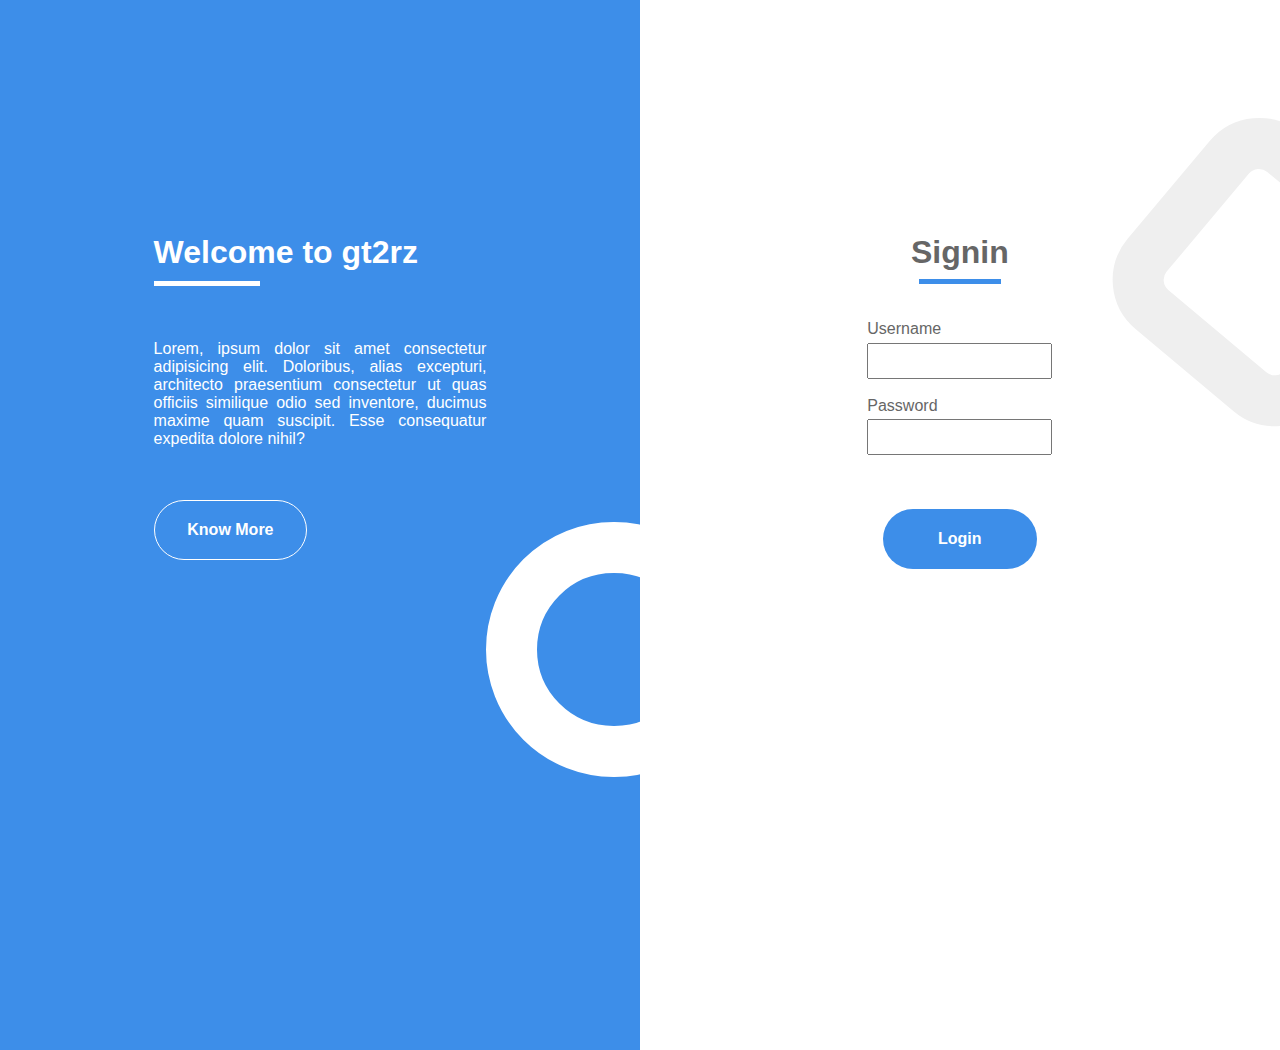
<file: flexbox/login/geometricLogin/index.html>
<!DOCTYPE html>
<html lang="en">
<head>
    <meta charset="UTF-8">
    <meta name="viewport" content="width=device-width, initial-scale=1.0">
    <meta http-equiv="X-UA-Compatible" content="ie=edge">
    <title>Geometric Login Page</title>
    <link rel="stylesheet" href="style.css">
</head>

<body>
    <div id="root">
        <section id="info">
            <div class="content">
                <h1>Welcome to gt2rz</h1>
                <hr>
                <p>
                    Lorem, ipsum dolor sit amet consectetur adipisicing elit. Doloribus, alias excepturi, architecto
                    praesentium consectetur ut quas officiis similique odio sed inventore, ducimus maxime quam suscipit.
                    Esse consequatur expedita dolore nihil?
                </p>
                <button id="know-more">Know More</button>
                <div class="circle"></div>
            </div>
        </section>
        <section id="signin">
            <div class="content">
                <h1>Signin</h1>
                <hr>
                <form action="#" method="post">
                    <label for="username">Username</label>
                    <input type="text" id="username">
                    <label for="password">Password</label>
                    <input type="password" id="password">
                    <button id="accept" type="submit">Login</button>
                </form>
                <div class="circle"></div>
            </div>
        </section>
    </div>
</body>

</html>
</file>
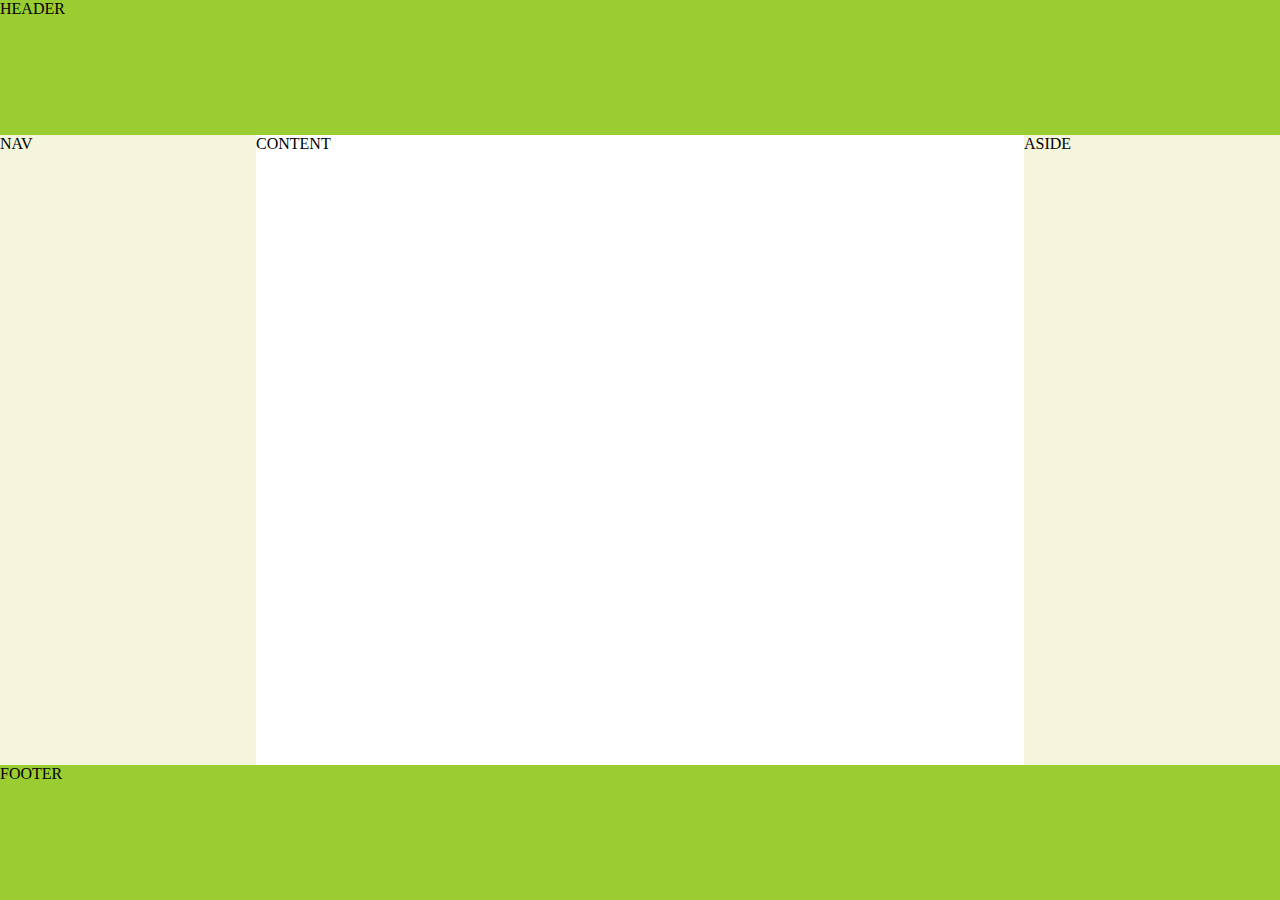
<file: flexbox/pages/holyGrail/index.html>
<!DOCTYPE html>
<html lang="en">
<head>
    <meta charset="UTF-8">
    <meta name="viewport" content="width=<device-width>, initial-scale=1.0">
    <meta http-equiv="X-UA-Compatible" content="ie=edge">
    <title>Holy Grail</title>
    <style>
        *{box-sizing: border-box;}
        body{
            margin:0;
            display:flex;
            flex-direction: column;
            min-height: 100vh;
        }

        #main{
            display:flex;
           flex:1;
            flex-direction: column;
        }

        #main > .content {
            flex:1;
        }

        #main > nav, #main > aside {
            display: none;
            background-color: beige;
        }

        header,footer{
            height: 10vh;
            background-color:yellowgreen;
        }

        @media screen and (min-width: 600px) {
            header,footer{
                height: 15vh;
                background-color:yellowgreen;
            }
        }

        @media screen and (min-width: 768px) {
           #main{
                flex-direction: row;
            }

            #main > nav, #main > aside {
                display:block;
                flex:0 0 20vw;
                background-color: beige;
            }
        }
    </style>
</head>
<body>
    <header>HEADER</header>
    <div id="main">
        <nav>NAV</nav>
        <div class="content">CONTENT</div>
        <aside>ASIDE</aside>
    </div>
    <footer>FOOTER</footer>
</body>
</html>
</file>
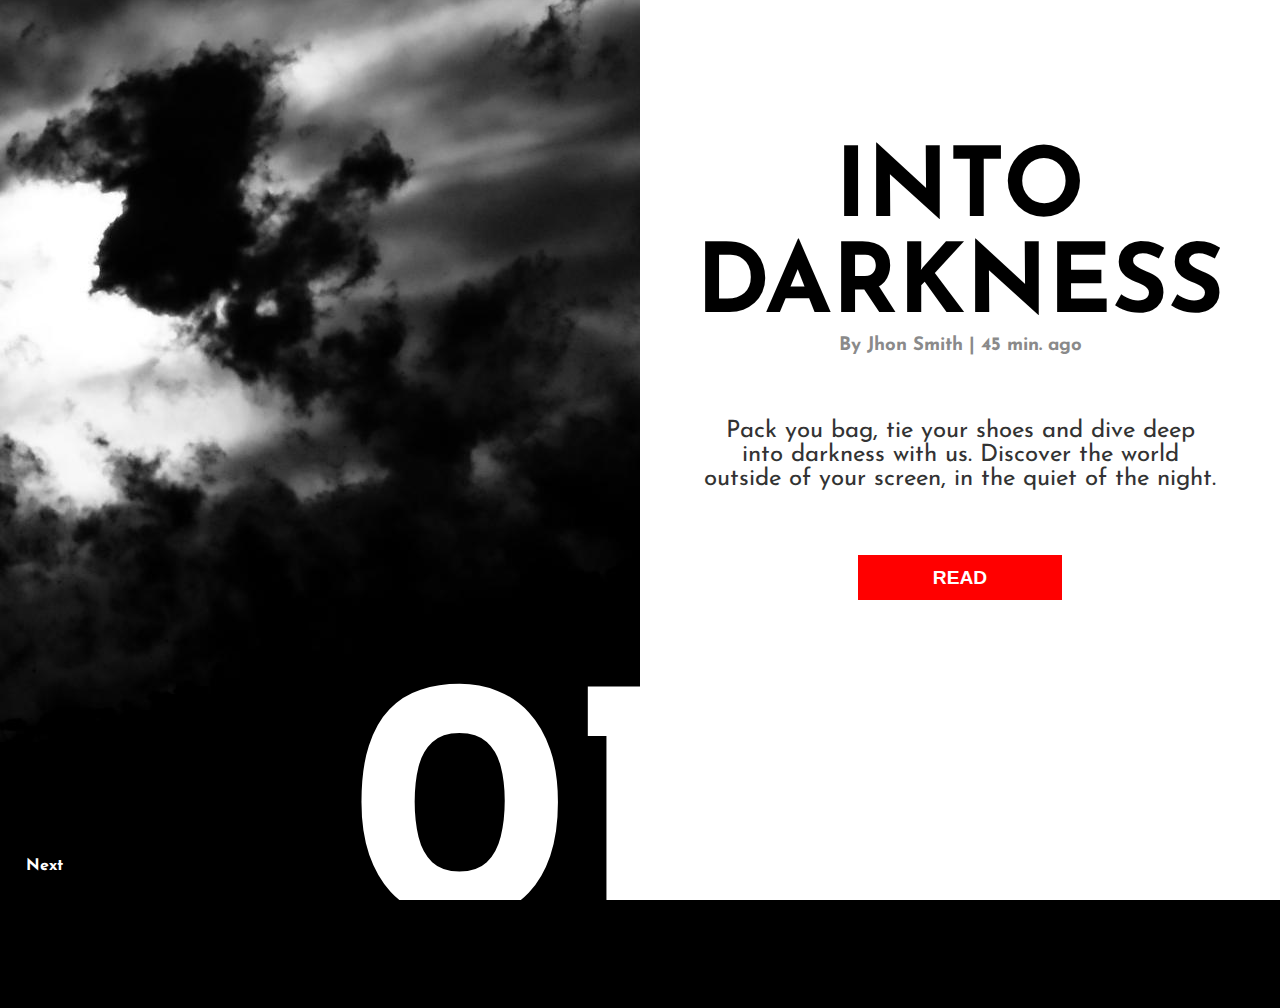
<file: flexbox/pages/intoDarkness/index.html>
<!DOCTYPE html>
<html lang="en">
<head>
    <meta charset="UTF-8">
    <meta name="viewport" content="width=device-width, initial-scale=1.0">
    <meta http-equiv="X-UA-Compatible" content="ie=edge">
    <title>Into Darkness</title>
    <link href="https://fonts.googleapis.com/css?family=Josefin+Sans&display=swap" rel="stylesheet"> 
    <link rel="stylesheet" href="style.css">
</head>

<body>
    <div id="root">
        <section id="nav-1" class="navigation">
            <div class="paginator">
                <span>
                    <a href="index.2.html"><strong>Next</strong></a>
                </span>
                <h1>01</h1>
            </div>
        </section>
        <section class="cover-page">
            <h1>INTO</h1>
            <h1>DARKNESS</h1>
            <h3>By Jhon Smith | 45 min. ago</h3>
            <p>
                Pack you bag, tie your shoes and dive
                deep into darkness with us. Discover
                the world outside of your screen,
                in the quiet of the night. 
            </p>
            <form action="lyric1.html" method="post">
                <button id="read" type="submit">READ</button>
            </form>
        </section>        
    </div>
    
</body>

</html>
</file>
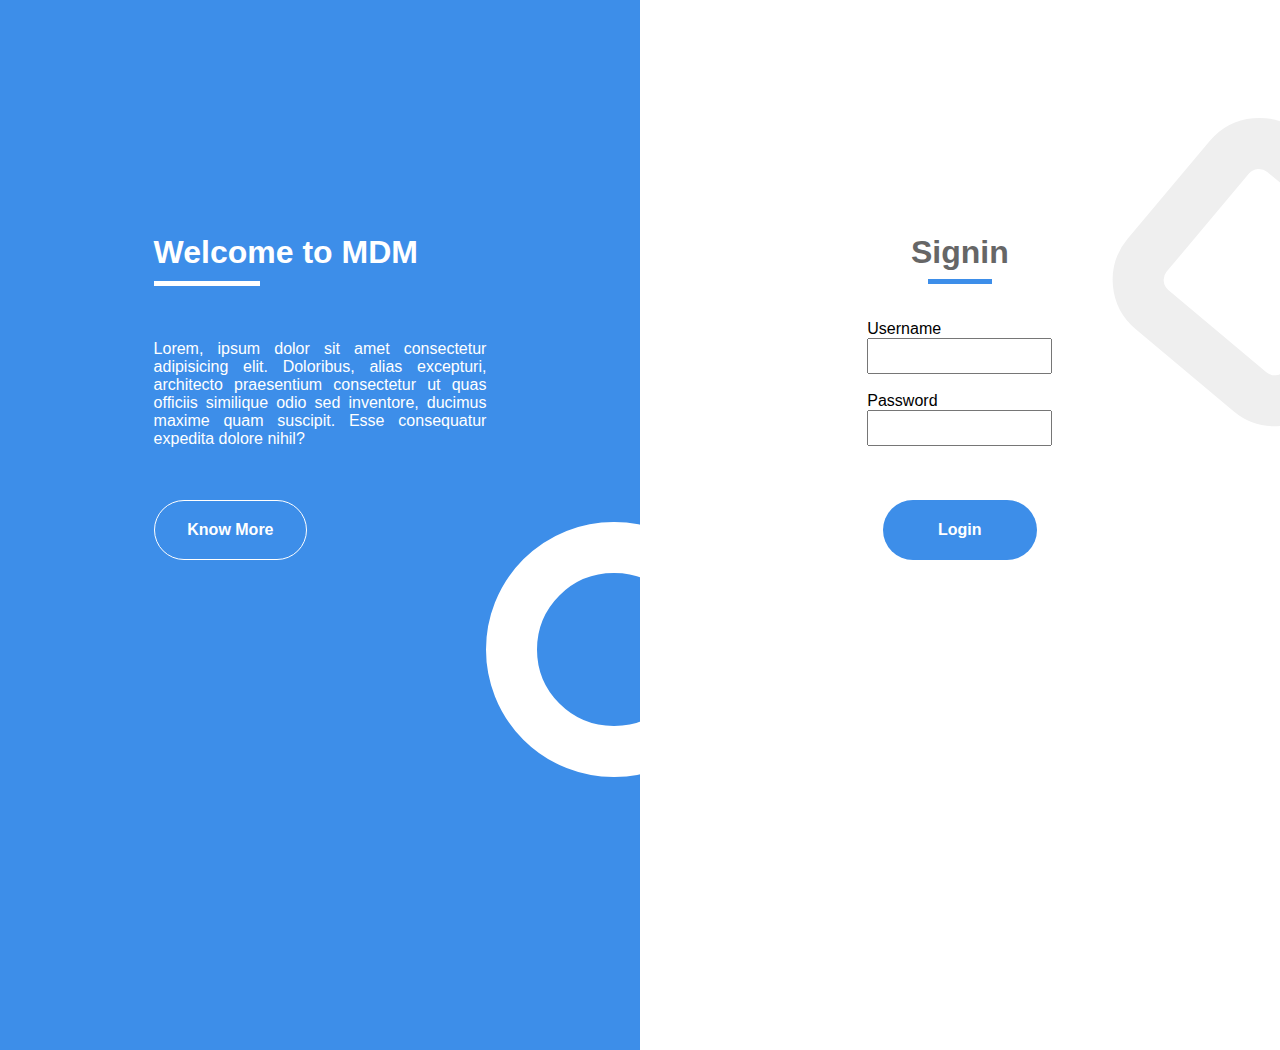
<file: login/flexbox/minimalLoginPage.html>
<!DOCTYPE html>
<html lang="en">

<head>
    <meta charset="UTF-8">
    <meta name="viewport" content="width=device-width, initial-scale=1.0">
    <meta http-equiv="X-UA-Compatible" content="ie=edge">
    <title>Login Page</title>
    <style>
        html,
        body {
            min-height: 100%;
            margin: 0;
            padding: 0;
            display: flex;
            font-family: 'Segoe UI', Tahoma, Geneva, Verdana, sans-serif;
            overflow: hidden;
        }

        .login-page {
            display: flex;
            margin: 0;
            min-width: 100%;
        }

        .section {
            margin: 0;
            padding: 0;
            max-width: 50% !important;
            display: flex;
        }

        .login-page-info {
            background-color: #3d8ee9;
            color: #fff;
        }

        .login-page-info-text {
            padding: 26vh 12vw;
        }

        .login-page-info-text h1 {
            margin: 0;
        }

        .login-page-info-text hr {
            background-color: #fff;
            width: 32%;
            height: 5px;
            border: none;
            margin: 10px 0;
        }

        .login-page-info-text p {
            margin-top: 6vh;
            text-align: justify;
        }

        .login-page-button {
            min-height: 60px;
            width: 12vw;
            border-radius: 80px;
        }

        #know-more {
            margin-top: 4vh;
            border: 1px solid #fff;
            background-color: #3d8ee9;
            color: #fff;
            font-weight: bold;
            font-size: 1em;
        }

        .login-page-info-circle {
            border: 4vw solid #fff;
            background-color: #3d8ee9;
            border-radius: 20vw;
            top: -3vw;
            width: 12vw;
            height: 12vw;
            position: relative;
            right: -26vw;
            z-index: 100;
        }

        .login-page-signin {
            z-index: 1000;
            background-color: #fff;
            display: flex;
        }

        .login-page-signin-content {
            display: flex;
            flex-direction: column;
            align-items: center;
            padding: 26vh 0vw 0 15vw;
        }

        .login-page-signin-title {
            color: #666;
            margin: 0;
            text-align: center
        }

        .login-page-signin-content hr {
            background-color: #3d8ee9;
            width: 25%;
            height: 5px;
            border: none;
            margin-bottom: 4vh;
        }

        .login-page-signin-content form {
            height: 40px;
            margin: 0 0 2vh 0;
            display: flex;
            flex-direction: column;
        }

        .login-page-signin-input {
            margin-bottom: 2vh;
            min-height: 30px;
        }

        .login-page-signin-circle {
            border: 4vw solid #efefef;
            background: none;
            border-radius: 5vw;
            top: -26vh;
            width: 12vw;
            height: 12vw;
            position: relative;
            right: -24vw;
            z-index: 1010;
            transform: rotate(40deg)
        }

        #accept {
            margin-top: 4vh;
            border: none;
            background-color: #3d8ee9;
            color: #fff;
            font-weight: bold;
            font-size: 1em;
            align-self: center;
        }
    </style>
</head>

<body>
    <div class="login-page">
        <div class="login-page-info section">
            <div class="login-page-info-text">
                <h1>Welcome to MDM</h1>
                <hr>
                <p>
                    Lorem, ipsum dolor sit amet consectetur adipisicing elit. Doloribus, alias excepturi, architecto
                    praesentium consectetur ut quas officiis similique odio sed inventore, ducimus maxime quam suscipit.
                    Esse consequatur expedita dolore nihil?
                </p>
                <button class="login-page-button" id="know-more">Know More</button>
                <div class="login-page-info-circle"></div>
            </div>
        </div>
        <div class="login-page-signin section">
            <div class="login-page-signin-content">
                <h1 class="login-page-signin-title">Signin</h1>
                <hr>
                <form action="#" method="post">
                    <label for="username">Username</label>
                    <input type="text" class="login-page-signin-input" id="username">
                    <label for="password">Password</label>
                    <input type="password" class="login-page-signin-input" id="password">
                    <button class="login-page-button" id="accept" type="submit">Login</button>
                </form>
                <div class="login-page-signin-circle"></div>
            </div>
        </div>
    </div>
</body>

</html>
</file>
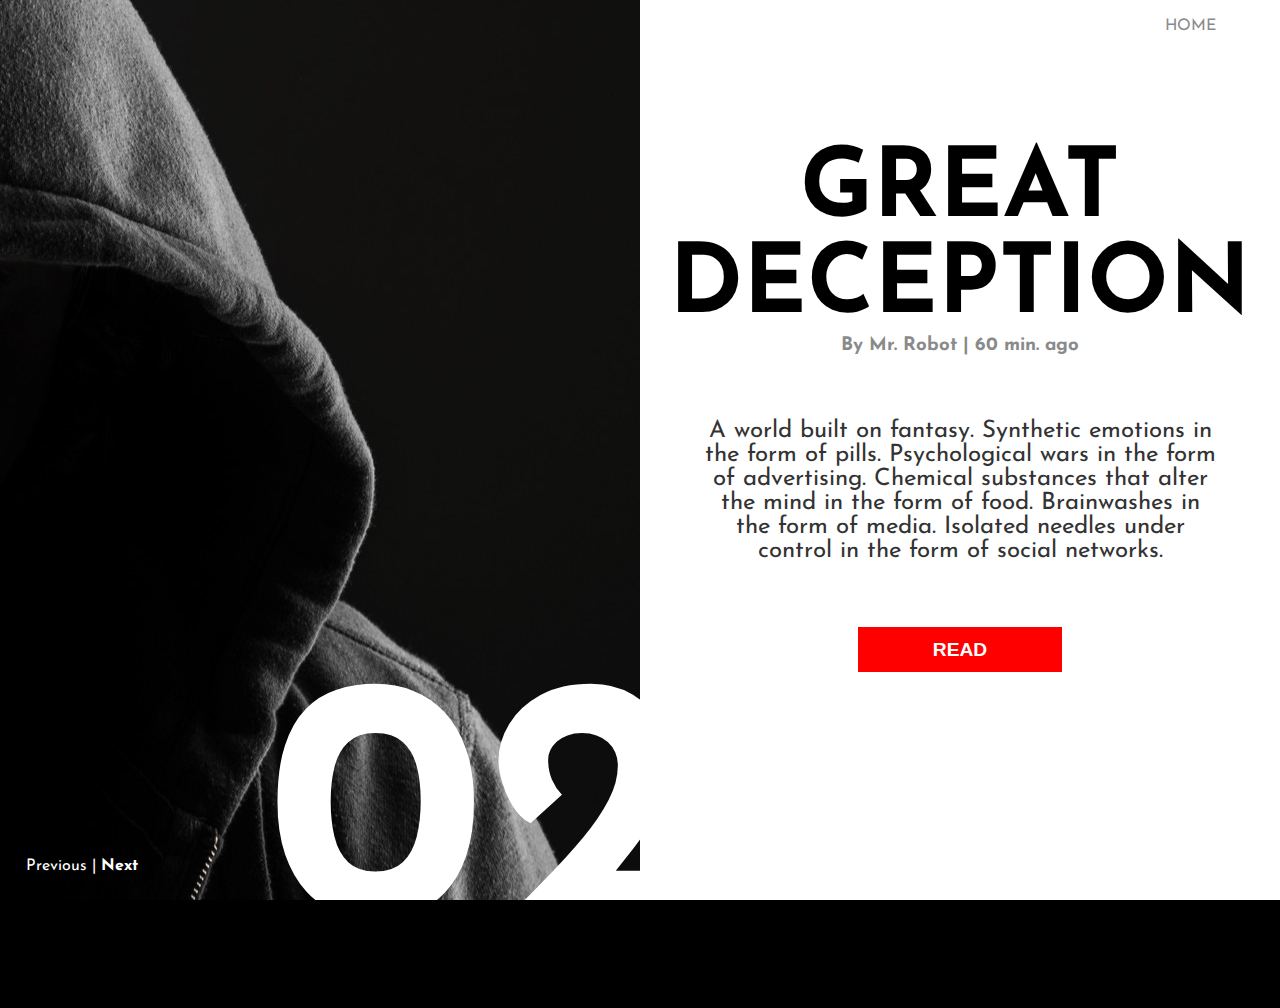
<file: flexbox/pages/intoDarkness/index.2.html>
<!DOCTYPE html>
<html lang="en">
<head>
    <meta charset="UTF-8">
    <meta name="viewport" content="width=device-width, initial-scale=1.0">
    <meta http-equiv="X-UA-Compatible" content="ie=edge">
    <title>Into Darkness</title>
    <link href="https://fonts.googleapis.com/css?family=Josefin+Sans&display=swap" rel="stylesheet"> 
    <link rel="stylesheet" href="style.css">
</head>

<body>
    <div id="root">
        <section id="nav-2" class="navigation">
            <div class="paginator">
                <span>
                    <a href="index.html">Previous</a> |
                    <a href="index.3.html"><strong>Next</strong></a>
                </span>
                <h1>02</h1>
            </div>
        </section>
        <section class="cover-page">
            <a id="home" href="index.html">HOME</a>
            <h1>GREAT</h1>
            <h1>DECEPTION</h1>
            <h3>By Mr. Robot | 60 min. ago</h3>
            <p>
                A world built on fantasy. Synthetic emotions in the form of pills. 
                Psychological wars in the form of advertising. 
                Chemical substances that alter the mind in the form of food. 
                Brainwashes in the form of media. 
                Isolated needles under control in the form of social networks.
            </p>
            <form action="lyric2.html" method="post">
                <button id="read" type="submit">READ</button>
            </form>
        </section>
    </div>
</body>

</html>
</file>
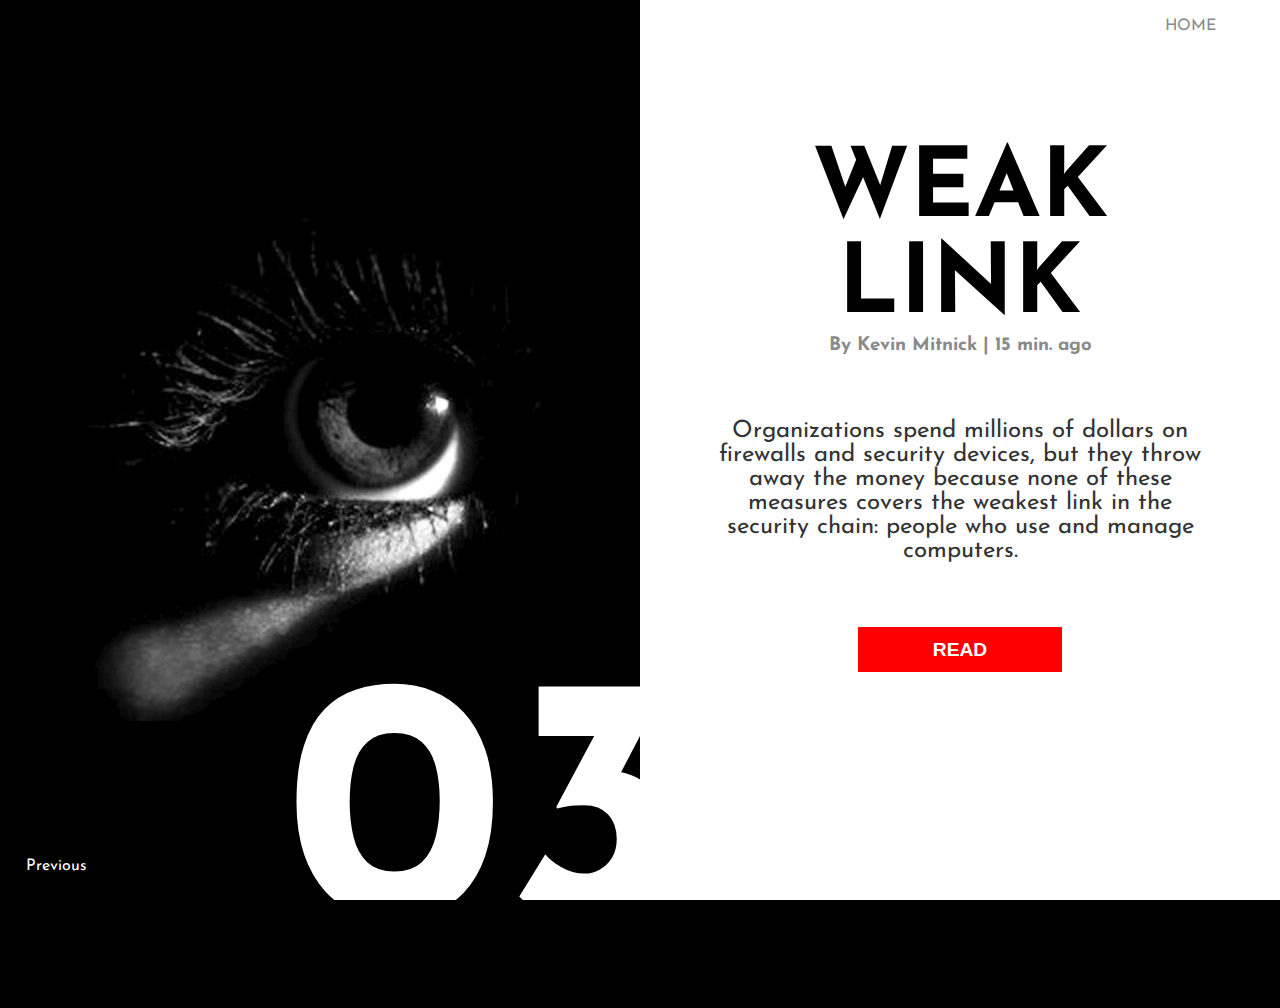
<file: flexbox/pages/intoDarkness/index.3.html>
<!DOCTYPE html>
<html lang="en">
<head>
    <meta charset="UTF-8">
    <meta name="viewport" content="width=device-width, initial-scale=1.0">
    <meta http-equiv="X-UA-Compatible" content="ie=edge">
    <title>Into Darkness</title>
    <link href="https://fonts.googleapis.com/css?family=Josefin+Sans&display=swap" rel="stylesheet"> 
    <link rel="stylesheet" href="style.css">
</head>

<body>
    <div id="root">
        <section id="nav-3" class="navigation">
            <div class="paginator">
                <span>
                    <a href="index.2.html">Previous</a> 
                </span>
                <h1>03</h1>
            </div>
        </section>
        <section class="cover-page">
            <a id="home" href="index.html">HOME</a>
            <h1>WEAK</h1>
            <h1>LINK</h1>
            <h3>By Kevin Mitnick | 15 min. ago</h3>
            <p>
                Organizations spend millions of dollars on firewalls 
                and security devices, but they throw away the money 
                because none of these measures covers the weakest link 
                in the security chain: people who use and manage computers.
            </p>
            <form action="lyric3.html" method="post">
                <button id="read" type="submit">READ</button>
            </form>
        </section>
    </div>
</body>

</html>
</file>
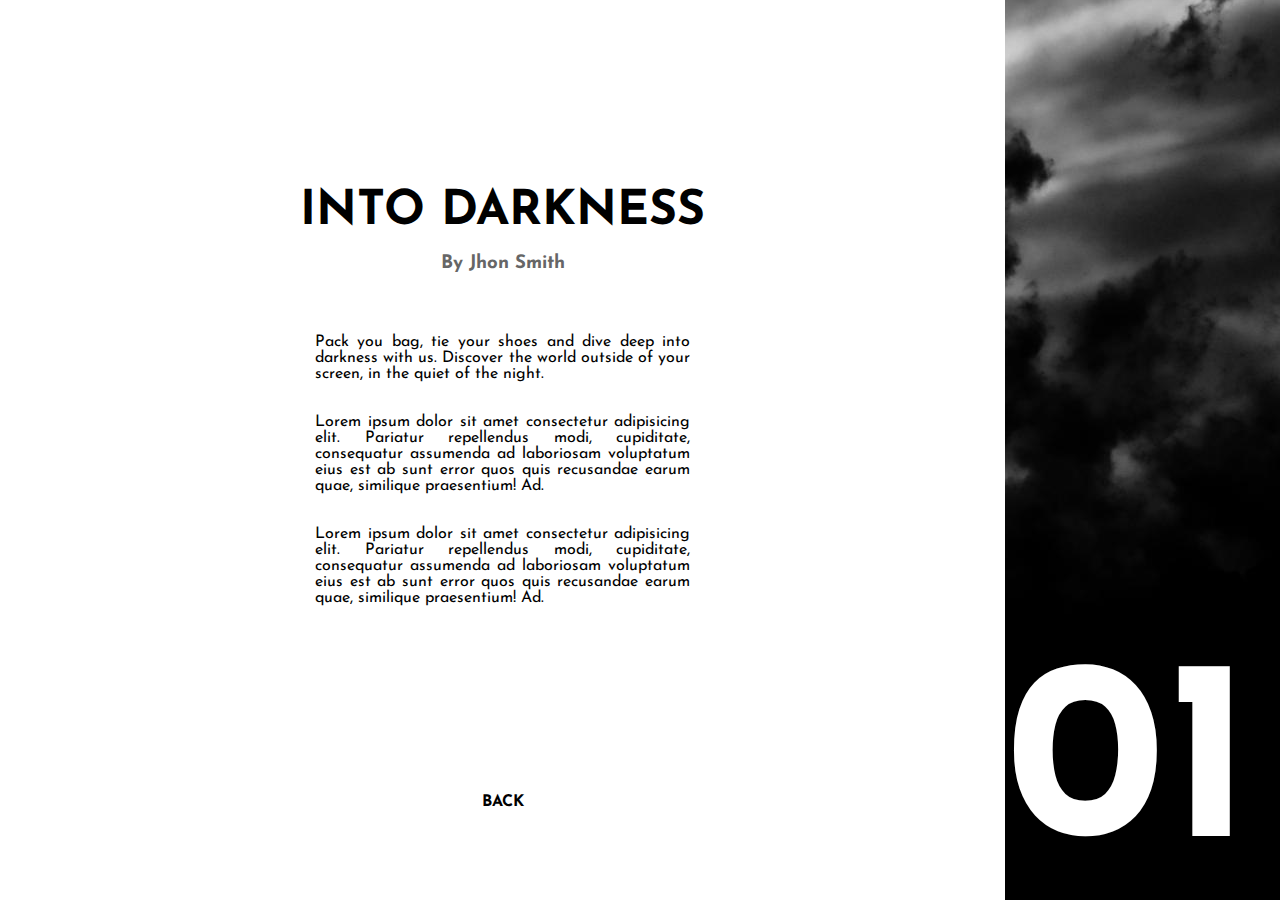
<file: flexbox/pages/intoDarkness/lyric1.html>
<!DOCTYPE html>
<html lang="en">
<head>
    <meta charset="UTF-8">
    <meta name="viewport" content="width=device-width, initial-scale=1.0">
    <meta http-equiv="X-UA-Compatible" content="ie=edge">
    <title>Into Darkness</title>
    <link href="https://fonts.googleapis.com/css?family=Josefin+Sans&display=swap" rel="stylesheet"> 
    <link rel="stylesheet" href="style.css">
</head>

<body>
        <div id="content">
                <section class="content-page">
                    <h1>INTO DARKNESS</h1>
                    <h3>By Jhon Smith</h3>
                    <p>
                        Pack you bag, tie your shoes and dive
                        deep into darkness with us. Discover
                        the world outside of your screen,
                        in the quiet of the night.
                    </p>
                    <p>
                        Lorem ipsum dolor sit amet consectetur adipisicing elit. 
                        Pariatur repellendus modi, cupiditate, consequatur assumenda ad 
                        laboriosam voluptatum eius est ab sunt error quos quis recusandae earum quae, 
                        similique praesentium! Ad.
                    </p>
                    <p>
                        Lorem ipsum dolor sit amet consectetur adipisicing elit. 
                        Pariatur repellendus modi, cupiditate, consequatur assumenda ad 
                        laboriosam voluptatum eius est ab sunt error quos quis recusandae earum quae, 
                        similique praesentium! Ad.
                    </p>
                    <a href="index.html"><strong>BACK</strong></a>
                </section> 
                <section id="nav-1" class="navigation-content">
                        <!-- <div class="paginator-content"> -->
                            <!-- <span>
                                <a href="index.html"><strong>BACK</strong></a>
                            </span> -->
                            <h1 class="number-content">01</h1>
                        <!-- </div> -->
                    </section>  
                      
        </div>    
</body>

</html>
</file>
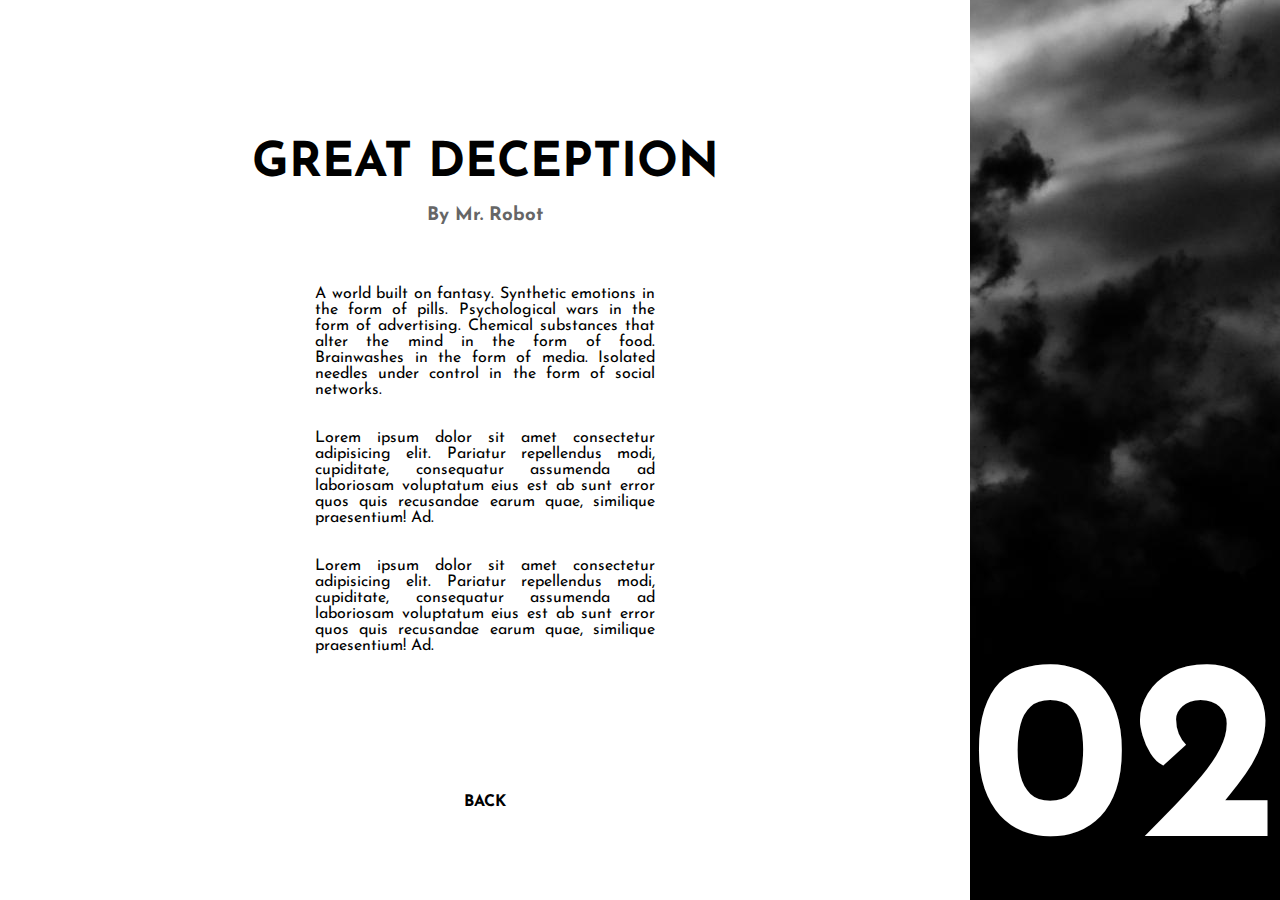
<file: flexbox/pages/intoDarkness/lyric2.html>
<!DOCTYPE html>
<html lang="en">
<head>
    <meta charset="UTF-8">
    <meta name="viewport" content="width=device-width, initial-scale=1.0">
    <meta http-equiv="X-UA-Compatible" content="ie=edge">
    <title>Into Darkness</title>
    <link href="https://fonts.googleapis.com/css?family=Josefin+Sans&display=swap" rel="stylesheet"> 
    <link rel="stylesheet" href="style.css">
</head>

<body>
        <div id="content">
                <section class="content-page">
                    <h1>GREAT DECEPTION</h1>
                    <h3>By Mr. Robot</h3>
                    <p>
                            A world built on fantasy. Synthetic emotions in the form of pills. 
                            Psychological wars in the form of advertising. 
                            Chemical substances that alter the mind in the form of food. 
                            Brainwashes in the form of media. 
                            Isolated needles under control in the form of social networks.
                    </p>
                    <p>
                        Lorem ipsum dolor sit amet consectetur adipisicing elit. 
                        Pariatur repellendus modi, cupiditate, consequatur assumenda ad 
                        laboriosam voluptatum eius est ab sunt error quos quis recusandae earum quae, 
                        similique praesentium! Ad.
                    </p>
                    <p>
                        Lorem ipsum dolor sit amet consectetur adipisicing elit. 
                        Pariatur repellendus modi, cupiditate, consequatur assumenda ad 
                        laboriosam voluptatum eius est ab sunt error quos quis recusandae earum quae, 
                        similique praesentium! Ad.
                    </p>
                    <a href="index.2.html"><strong>BACK</strong></a>
                </section> 
                <section id="nav-1" class="navigation-content">
                        <!-- <div class="paginator-content"> -->
                            <!-- <span>
                                <a href="index.html"><strong>BACK</strong></a>
                            </span> -->
                            <h1 class="number-content">02</h1>
                        <!-- </div> -->
                    </section>  
                      
        </div>    
</body>

</html>
</file>
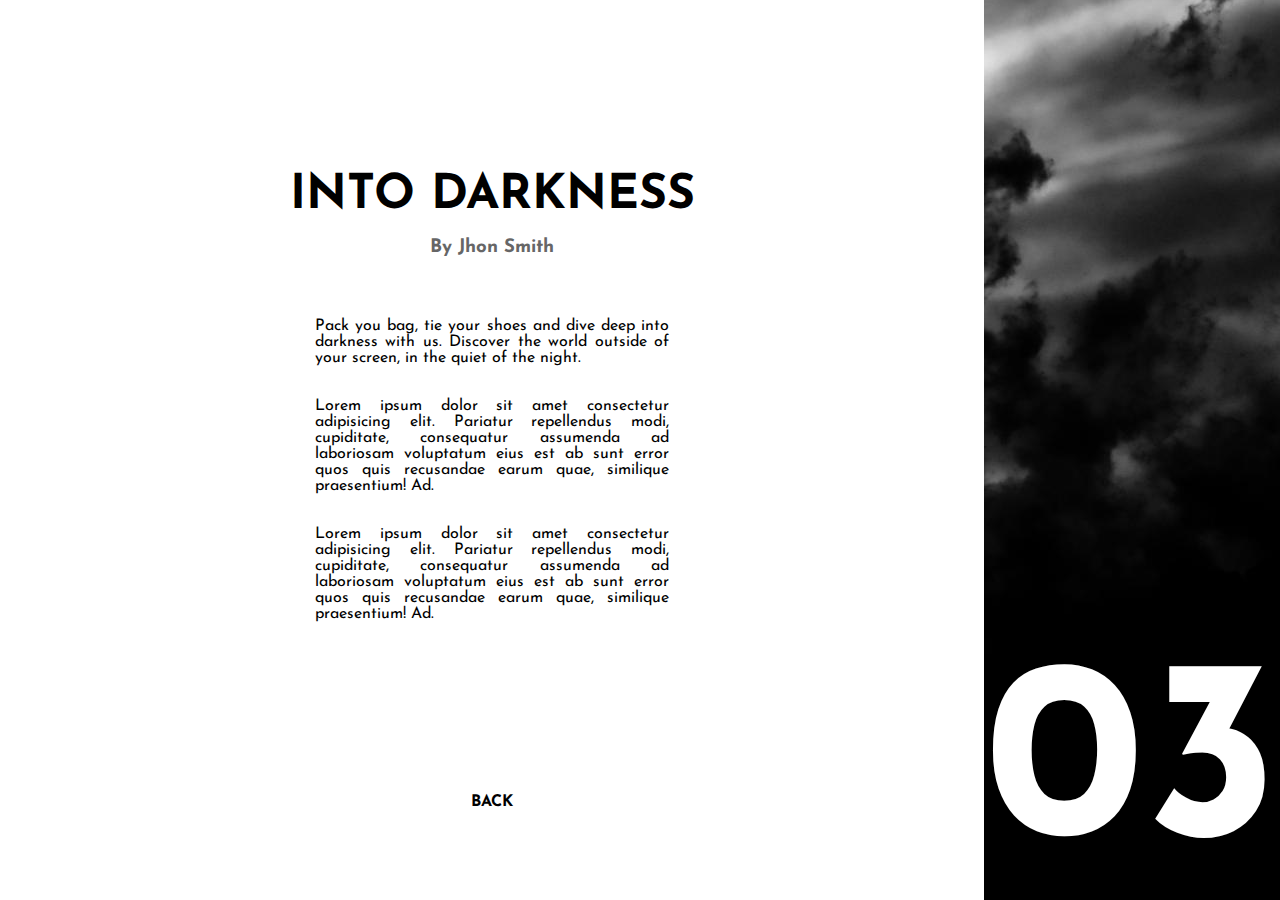
<file: flexbox/pages/intoDarkness/lyric3.html>
<!DOCTYPE html>
<html lang="en">
<head>
    <meta charset="UTF-8">
    <meta name="viewport" content="width=device-width, initial-scale=1.0">
    <meta http-equiv="X-UA-Compatible" content="ie=edge">
    <title>Into Darkness</title>
    <link href="https://fonts.googleapis.com/css?family=Josefin+Sans&display=swap" rel="stylesheet"> 
    <link rel="stylesheet" href="style.css">
</head>

<body>
        <div id="content">
                <section class="content-page">
                    <h1>INTO DARKNESS</h1>
                    <h3>By Jhon Smith</h3>
                    <p>
                        Pack you bag, tie your shoes and dive
                        deep into darkness with us. Discover
                        the world outside of your screen,
                        in the quiet of the night.
                    </p>
                    <p>
                        Lorem ipsum dolor sit amet consectetur adipisicing elit. 
                        Pariatur repellendus modi, cupiditate, consequatur assumenda ad 
                        laboriosam voluptatum eius est ab sunt error quos quis recusandae earum quae, 
                        similique praesentium! Ad.
                    </p>
                    <p>
                        Lorem ipsum dolor sit amet consectetur adipisicing elit. 
                        Pariatur repellendus modi, cupiditate, consequatur assumenda ad 
                        laboriosam voluptatum eius est ab sunt error quos quis recusandae earum quae, 
                        similique praesentium! Ad.
                    </p>
                    <a href="index.html"><strong>BACK</strong></a>
                </section> 
                <section id="nav-1" class="navigation-content">
                        <!-- <div class="paginator-content"> -->
                            <!-- <span>
                                <a href="index.html"><strong>BACK</strong></a>
                            </span> -->
                            <h1 class="number-content">03</h1>
                        <!-- </div> -->
                    </section>  
                      
        </div>    
</body>

</html>
</file>
<file: flexbox/login/geometricLogin/style.css>
html,
body {
  min-height: 100%;
  margin: 0;
  padding: 0;
  display: flex;
  font-family: "Segoe UI", Tahoma, Geneva, Verdana, sans-serif;
  overflow: hidden;
}

#root {
  display: flex;
  min-width: 100%;
}
#root button {
  min-height: 60px;
  width: 12vw;
  border-radius: 80px;
  font-weight: bold;
  font-size: 1em;
  margin-top: 4vh;
  border: none;
  cursor: pointer;
}

section {
  margin: 0;
  padding: 0;
  max-width: 50% !important;
  display: flex;
}
section .circle {
  position: relative;
  background: none;
  width: 12vw;
  height: 12vw;
  z-index: 1010;
}
section h1 {
  margin: 0;
}
section hr {
  width: 32%;
  height: 5px;
  border: none;
}

#info {
  background-color: #3d8ee9;
  color: #fff;
}
#info .content {
  padding: 26vh 12vw;
}
#info .content hr {
  background-color: #fff;
  margin: 10px 0;
}
#info .content p {
  margin-top: 6vh;
  text-align: justify;
}
#info .content .circle {
  border: 4vw solid #fff;
  border-radius: 20vw;
  top: -3vw;
  right: -26vw;
}
#info .content button {
  border: 1px solid #fff;
  background-color: #3d8ee9;
  color: #fff;
}
#info .content button:hover {
  border: 1px solid #fff;
  background-color: #5e9fe9;
  color: #fff;
}

#signin {
  background-color: #fff;
}
#signin .content {
  display: flex;
  flex-direction: column;
  align-items: center;
  padding: 26vh 0vw 0 15vw;
}
#signin .content form {
  height: 40px;
  margin: 0 0 2vh 0;
  display: flex;
  flex-direction: column;
}
#signin .content hr {
  background-color: #3d8ee9;
  margin-bottom: 4vh;
}
#signin .content label {
  color: #666;
}
#signin .content h1 {
  color: #666;
  text-align: center;
}
#signin .content input {
  margin: 0.5vh 0 2vh 0;
  min-height: 30px;
}
#signin .content .circle {
  border: 4vw solid #efefef;
  border-radius: 5vw;
  top: -26vh;
  right: -24vw;
  -webkit-transform: rotate(40deg);
  -ms-transform: rotate(40deg);
  transform: rotate(40deg);
}
#signin .content button {
  background-color: #3d8ee9;
  color: #fff;
  align-self: center;
}
#signin .content button:hover {
  background-color: #2b7fde;
  box-shadow: 2px 2px 5px #a1a1a1;
}

/*# sourceMappingURL=style.css.map */
</file>
<file: flexbox/pages/intoDarkness/style.css>
#root {
  animation-name: root-animate;
  animation-duration: 1s;
}

.navigation {
  animation-name: background-animate;
  animation-duration: 2s;
}
.navigation .paginator {
  animation-name: image-animate;
  animation-duration: 2s;
}
.navigation .paginator h1 {
  animation-name: number-animate;
  animation-duration: 3s;
}

.cover-page h1 {
  animation-name: title-animate;
  animation-duration: 3s;
}
.cover-page h3 {
  animation-name: subtitle-animate;
  animation-duration: 5s;
}
.cover-page p {
  animation-name: content-animate;
  animation-duration: 7s;
}
.cover-page button {
  animation-name: button-animate;
  animation-duration: 9s;
}

#content {
  animation-name: content2-animate;
  animation-duration: 1s;
}

@keyframes image-animate {
  from {
    background-position: #fff;
  }
  to {
    color: #000;
  }
}
@keyframes title-animate {
  from {
    color: #fff;
  }
  to {
    color: #000;
  }
}
@keyframes subtitle-animate {
  from {
    color: #fff;
  }
  to {
    color: #8a8a8a;
  }
}
@keyframes content-animate {
  from {
    color: #fff;
  }
  to {
    color: #333;
  }
}
@keyframes button-animate {
  from {
    background-color: #fff;
    color: #fff;
  }
  to {
    background-color: #f00;
    color: #fff;
  }
}
@keyframes number-animate {
  from {
    right: -10vw;
    color: #000;
  }
  to {
    right: -4vw;
    color: #fff;
  }
}
@keyframes background-animate {
  from {
    opacity: 0.9;
  }
  to {
    opacity: 1;
  }
}
@keyframes root-animate {
  from {
    position: relative;
    left: 1000px;
  }
  to {
    position: relative;
    left: 0px;
  }
}
@keyframes content2-animate {
  from {
    position: relative;
    right: 1000px;
  }
  to {
    position: relative;
    right: 0px;
  }
}
html,
body {
  min-height: 100%;
  min-width: 100%;
  margin: 0;
  padding: 0;
  display: flex;
  font-family: "Josefin Sans", sans-serif;
  overflow: hidden;
  background-color: #000;
}

#root {
  display: flex;
  min-width: 100%;
  background-color: #fff;
}

section {
  margin: 0;
  padding: 0;
  max-width: 50% !important;
  width: 50%;
  display: flex;
}

.navigation {
  color: #fff;
  align-items: flex-end;
}
.navigation .paginator {
  width: 100%;
  align-items: flex-end;
  display: flex;
  flex-direction: row;
  justify-content: space-between;
}
.navigation .paginator h1 {
  padding: 0;
  margin: 0;
  font-size: 22em;
  position: relative;
  right: -4vw;
  bottom: -12vh;
  z-index: 1000;
}
.navigation .paginator span {
  padding: 2vw;
}
.navigation .paginator a {
  color: #fff;
  text-decoration: none;
}
.navigation .paginator a:hover {
  border-bottom: 2px solid #f00;
}

#nav-1 {
  background: #000 url("img/darkness.jpg") no-repeat right;
}

#nav-2 {
  background: #000 url("img/mrRobot.jpeg") no-repeat right;
}

#nav-3 {
  background: #000 url("img/darkness-as-me.jpg") no-repeat center;
}

.cover-page {
  display: flex;
  flex-direction: column;
  align-items: center;
  margin-top: 16vh;
  background-color: #fff;
  z-index: 1001;
}
.cover-page h1 {
  font-size: 6em;
  padding: 0;
  margin: 0;
}
.cover-page h3 {
  color: #8a8a8a;
  padding: 0;
  margin: 0;
}
.cover-page button {
  background-color: #f00;
  color: #fff;
  border: none;
  width: 16vw;
  height: 5vh;
  font-weight: bold;
  font-size: 1.2em;
  transition: width 0.2s, background-color 0.2s;
  transition-timing-function: ease;
}
.cover-page button:hover {
  box-shadow: 2px 2px 5px #666666;
  cursor: pointer;
  width: 18vw;
  background-color: #920b0b;
}
.cover-page p {
  margin: 0;
  padding: 5vw;
  font-size: 1.5em;
  text-align: center;
  color: #333;
}
.cover-page #home {
  position: absolute;
  top: 2vh;
  right: 5vw;
  text-decoration: none;
  color: #8a8a8a;
}
.cover-page #home:hover {
  border-bottom: 2px solid #f00;
  color: #333;
}

#content {
  display: flex;
  flex-direction: row;
  align-items: center;
  justify-content: center;
  min-width: 100%;
  z-index: 2000;
  position: relative;
  background-color: #fff;
}
#content section {
  margin: 0;
  padding: 0;
  flex-direction: column;
  align-items: center;
}
#content section h1 {
  font-size: 3em;
  margin: 0;
  padding: 0;
}
#content section h3 {
  color: #666;
  margin-bottom: 5vh;
}
#content section p {
  text-align: justify;
  padding: 0 25vh;
}
#content .content-page {
  max-width: 75% !important;
  width: 75%;
  padding: 0 10vh;
  margin-bottom: 10vh;
}
#content .content-page a {
  text-decoration: none;
  color: #000;
  position: absolute;
  bottom: 10vh;
}
#content .content-page a:hover {
  border-bottom: 2px solid #f00;
}
#content .navigation-content {
  width: 25%;
  height: 100%;
  color: #fff;
  align-items: flex-end;
  flex-direction: row;
  justify-content: space-between;
}
#content .navigation-content .number-content {
  padding: 0;
  margin: 0;
  font-size: 16em;
  position: relative;
  z-index: 1000;
}
#content .navigation-content span {
  position: relative;
  bottom: 0px;
}
#content .navigation-content a {
  color: #fff;
  text-decoration: none;
}
#content .navigation-content a:hover {
  border-bottom: 2px solid #f00;
}

/*# sourceMappingURL=style.css.map */
</file>
